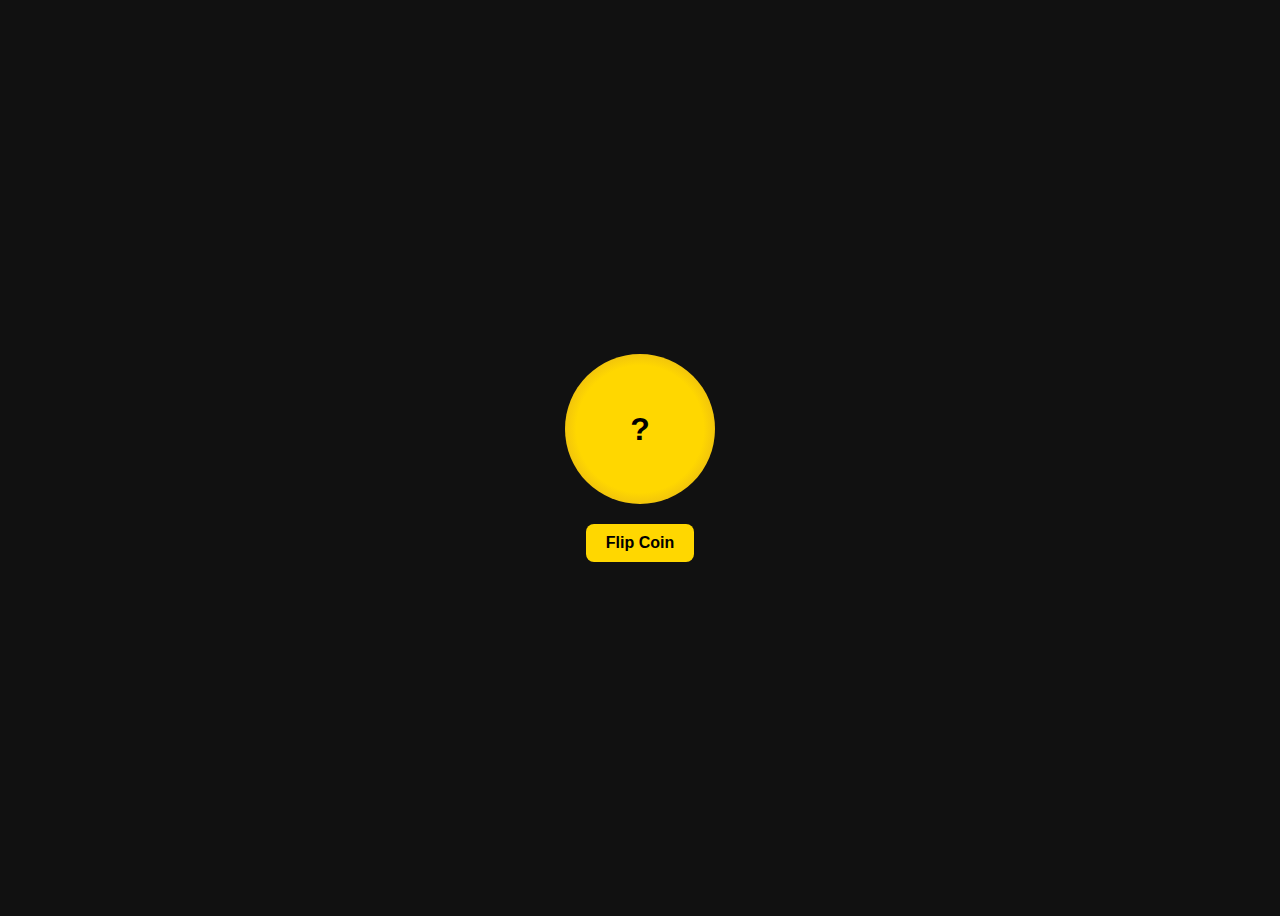
<file: Javascript/Coin Toss Simulator/index.html>
<!DOCTYPE html>
<html lang="en">
<head>
  <meta charset="UTF-8" />
  <meta name="viewport" content="width=device-width, initial-scale=1.0" />
  <title>Coin Flip Animation</title>
  <link rel="stylesheet" href="style.css" />
</head>
<body>
  <div class="coin" id="coin">?</div>
  <button id="flip-btn">Flip Coin</button>

  <script src="script.js"></script>
</body>
</html>
</file>
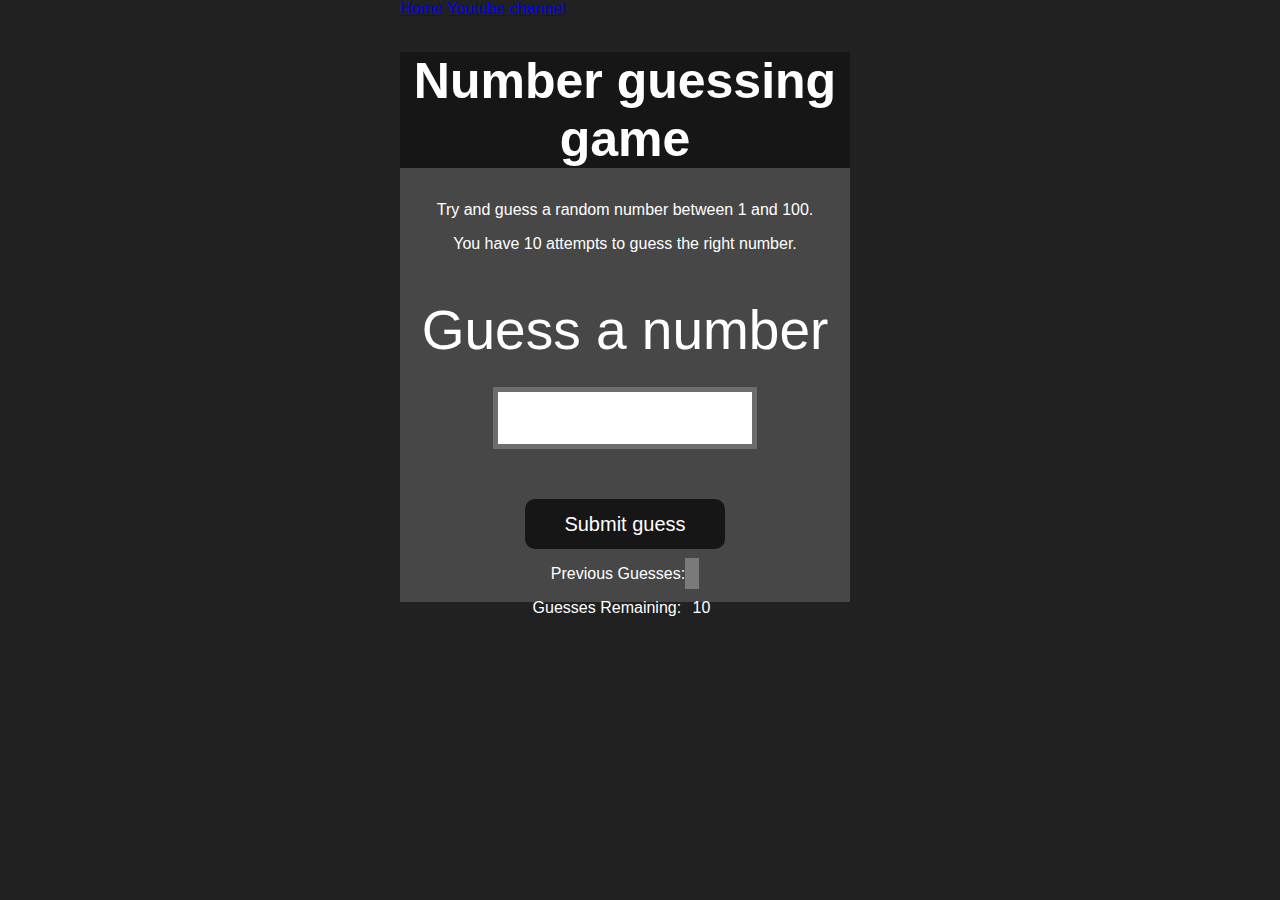
<file: Javascript/GuessingNumber/index.html>
<!DOCTYPE html>
<html lang="en">
<head>
    <meta charset="UTF-8">
    <meta name="viewport" content="width=device-width, initial-scale=1.0">
    <meta http-equiv="X-UA-Compatible" content="ie=edge">
    <title>Number Guessing Game</title>
    <link rel="stylesheet" href="styles.css">
</head>
<body style="background-color:#212121; color:#fff;">
  <nav>
    <a href="/" aria-current="page">Home</a>
    <a target="_blank" href="https://www.youtube.com/@chaiaurcode"
      >Youtube channel</a
    >
  </nav>
    
    <div id="wrapper">
      <h1>Number guessing game</h1>
    <p>Try and guess a random number between 1 and 100.</p>
    <p>You have 10 attempts to guess the right number.</p>
    </br>
        <form class="form">
            <label2 for="guessField" id="guess">Guess a number</label>
            <input type="text" id="guessField" class="guessField">
            <input type="submit" id="subt" value="Submit guess" class="guessSubmit">
        </form>

        <div class="resultParas">
            <p >Previous Guesses: <span class="guesses"></span></p>
            <p >Guesses Remaining: <span class="lastResult">10</span></p>
            <p class="lowOrHi"></p>
        </div>
    </div>
    <script src="script.js"></script>
</body>
</html>
</file>
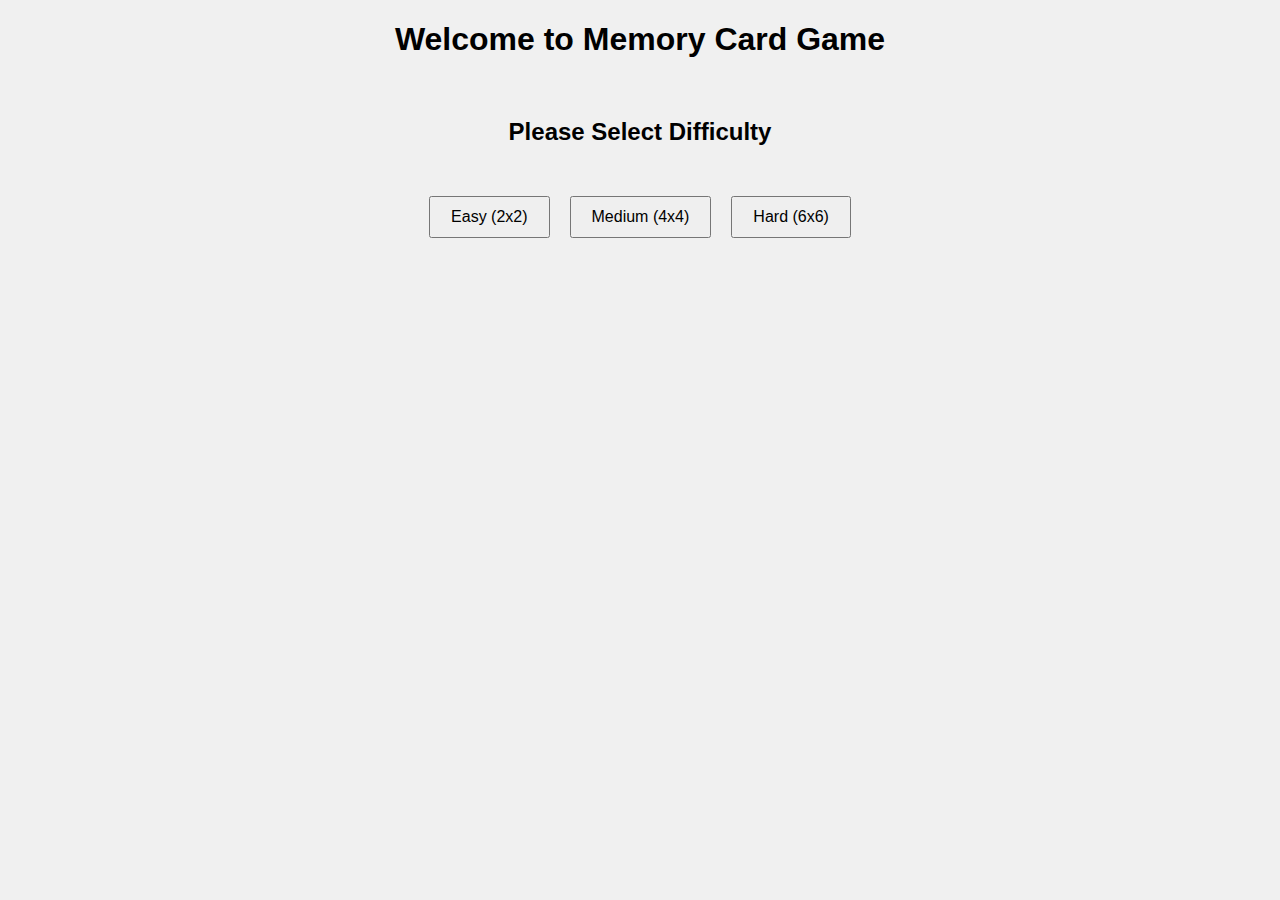
<file: Javascript/Memory Card Game/index.html>
<!DOCTYPE html>
<html lang="en">
  <head>
    <meta charset="UTF-8" />
    <meta name="viewport" content="width=device-width, initial-scale=1.0" />
    <title>Memory Card Game</title>
    <link rel="stylesheet" href="style.css" />
  </head>
  <body>
    <h1>Welcome to Memory Card Game</h1>
    <br />
    <h2>Please Select Difficulty</h2>
    <div class="buttons">
      <button onclick="startGame('easy')">Easy (2x2)</button>
      <button onclick="startGame('medium')">Medium (4x4)</button>
      <button onclick="startGame('hard')">Hard (6x6)</button>
    </div>

    <script>
      function startGame(level) {
        localStorage.setItem("game-level", level);
        window.location.href = "game.html";
      }
    </script>
  </body>
</html>
</file>
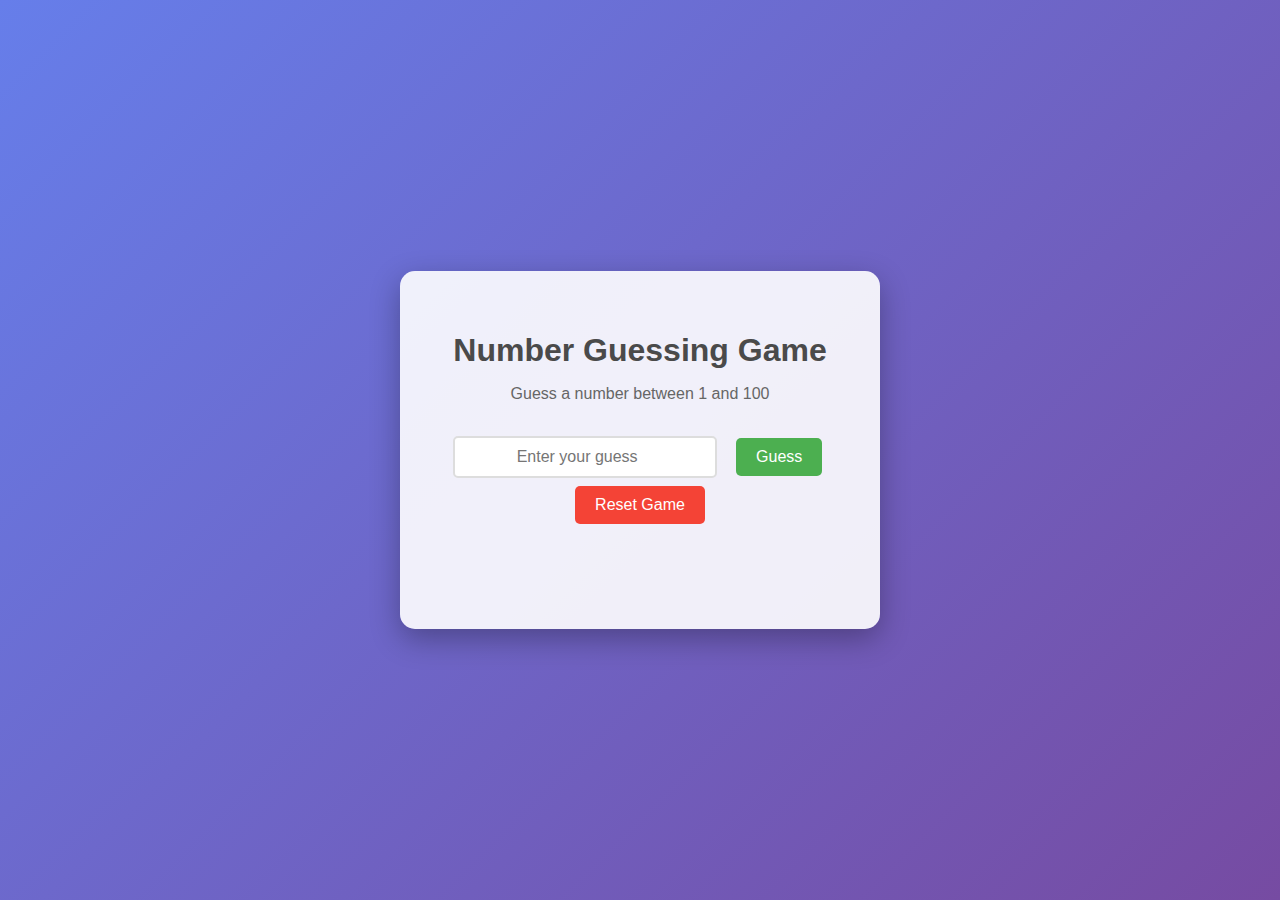
<file: Javascript/NumberGuessingGame/index.html>
<!DOCTYPE html>
<html lang="en">
  <head>
    <meta charset="UTF-8" />
    <meta name="viewport" content="width=device-width, initial-scale=1.0" />
    <title>Number Guessing Game</title>
    <link rel="stylesheet" href="style.css" />
  </head>
  <body>
    <div class="container">
      <h1>Number Guessing Game</h1>
      <p>Guess a number between 1 and 100</p>
      <div class="game-area">
        <input type="number" id="guessInput" min="1" max="100" placeholder="Enter your guess" />
        <button id="guessButton">Guess</button>
        <button id="resetButton">Reset Game</button>
      </div>
      <div id="hint" class="hint"></div>
      <div id="attempts" class="attempts"></div>
    </div>
    <script src="script.js"></script>
  </body>
</html>
</file>
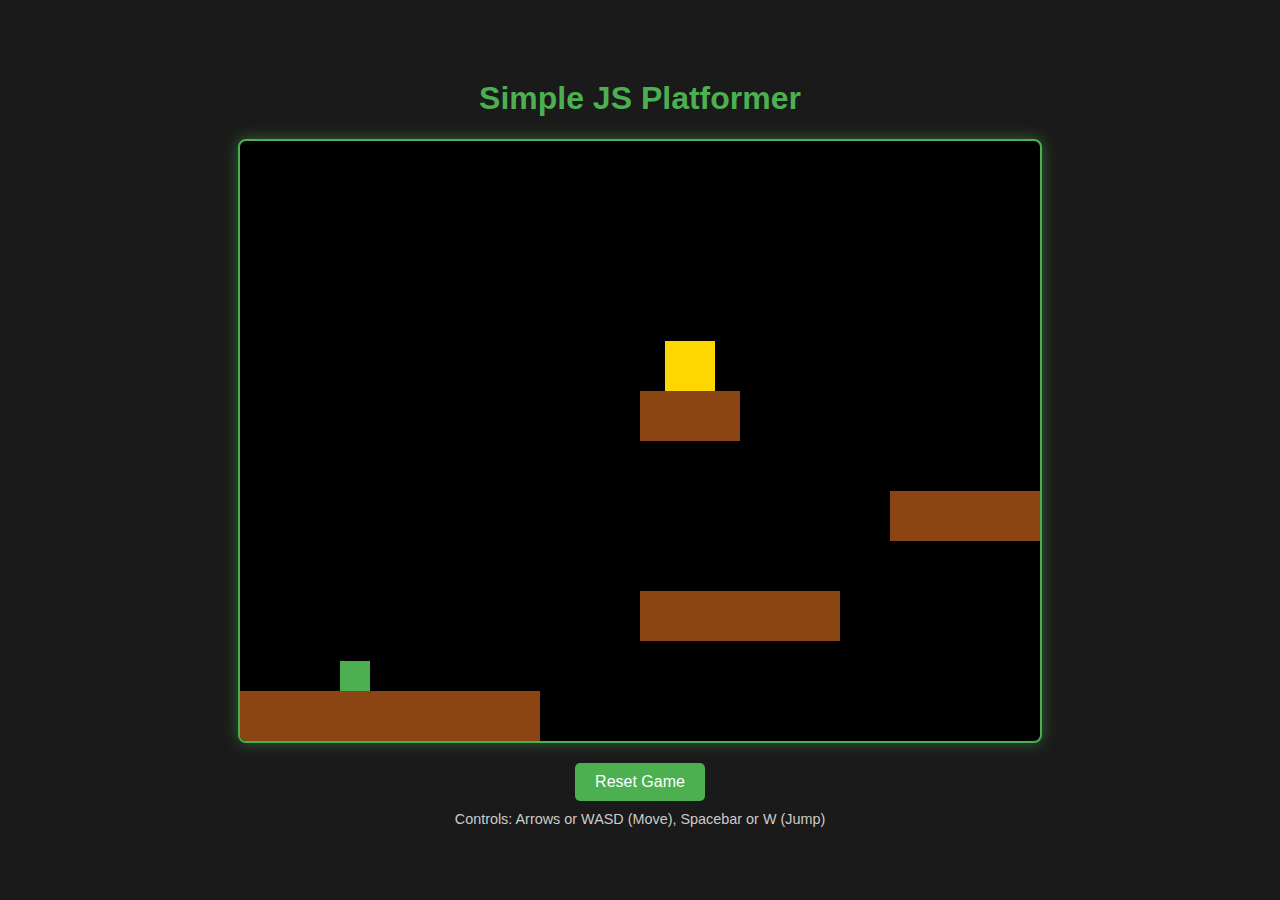
<file: Javascript/SimplePlatformer/index.html>
<!DOCTYPE html>
<html lang="en">
<head>
    <meta charset="UTF-8">
    <meta name="viewport" content="width=device-width, initial-scale=1.0">
    <title>Simple Platformer</title>
    <link rel="stylesheet" href="style.css">
</head>
<body>
    <h1>Simple JS Platformer</h1>
    <canvas id="gameCanvas" width="800" height="600"></canvas>
    <div class="controls">
        <button id="resetButton">Reset Game</button>
        <p>Controls: Arrows or WASD (Move), Spacebar or W (Jump)</p>
    </div>
    <script src="script.js"></script>
</body>
</html>
</file>
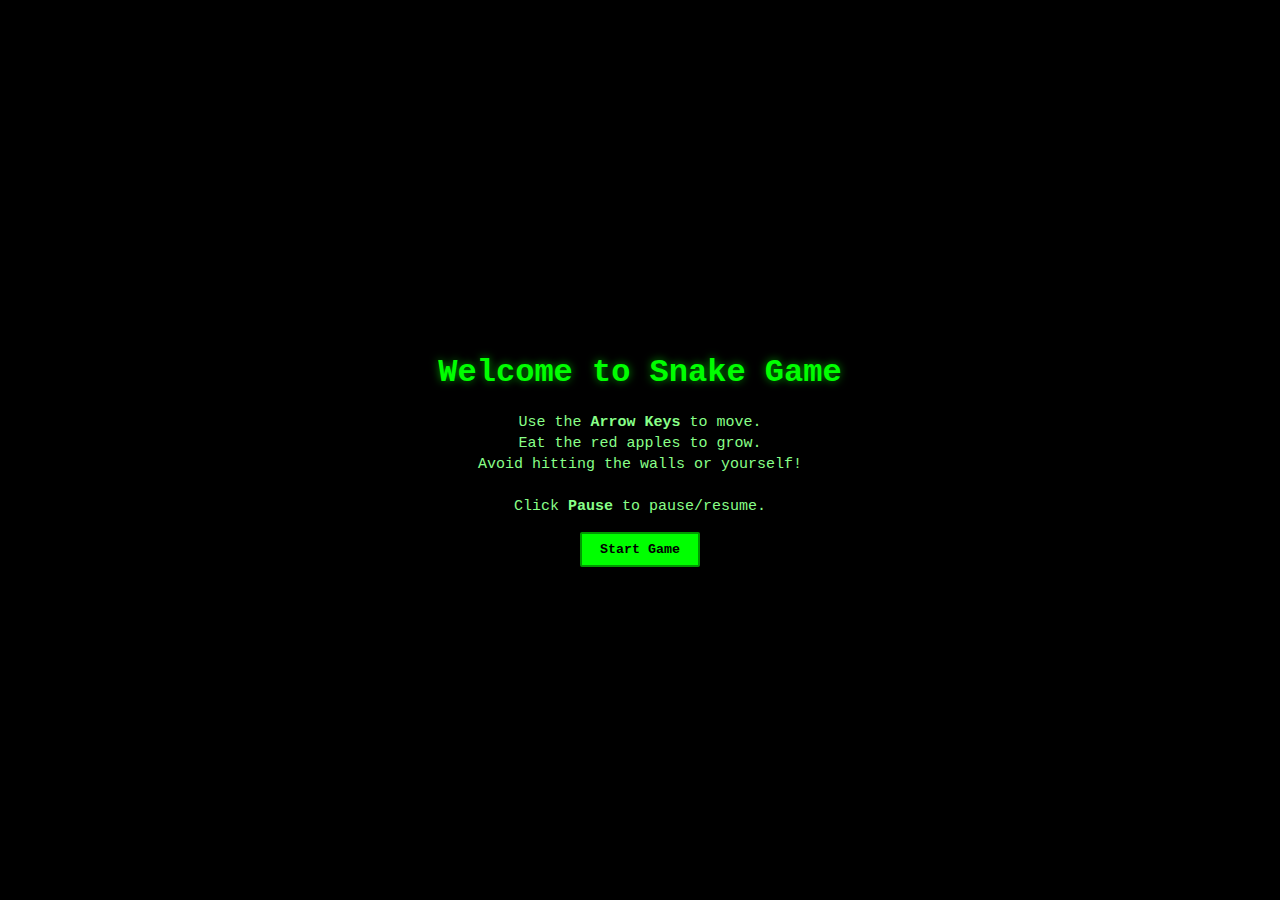
<file: Javascript/Snake Game/index.html>
<!DOCTYPE html>
<html lang="en">
  <head>
    <meta charset="UTF-8" />
    <meta name="viewport" content="width=device-width, initial-scale=1.0" />
    <title>Snake Game</title>
    <link rel="stylesheet" href="style.css" />
  </head>
  <body>
    <div id="welcomescreen" class="screen">
      <h1>Welcome to Snake Game</h1>
      <p>
        Use the <b>Arrow Keys</b> to move.<br />
        Eat the red apples to grow.<br />
        Avoid hitting the walls or yourself!<br /><br />
        Click <b>Pause</b> to pause/resume.
      </p>
      <button id="startbtn">Start Game</button>
    </div>

    <div id="gamescreen" class="screen hidden">
      <div class="topbar">
        <span id="score">Score: 0</span>
        <button id="pausebtn">Pause</button>
      </div>
      <div class="grid" id="grid"></div>
    </div>

    <div id="gameoverscreen" class="screen hidden">
      <h1>Game Over</h1>
      <p id="finalscore">Your score: 0</p>
      <button id="restartbtn">Restart</button>
    </div>

    <script src="script.js"></script>
  </body>
</html>
</file>
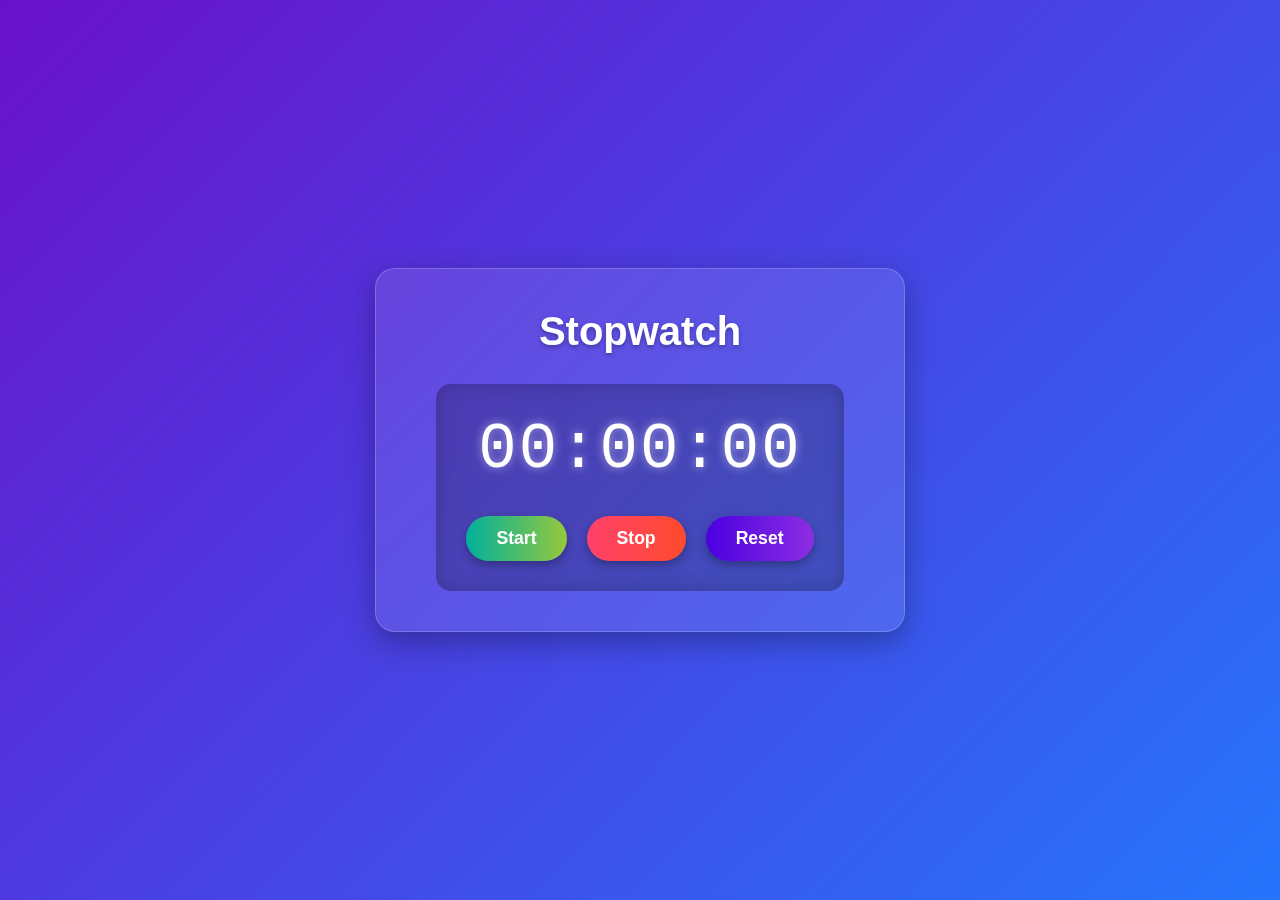
<file: Javascript/Stopwatch App/index.html>
<!DOCTYPE html>
<html lang="en">
<head>
    <meta charset="UTF-8">
    <meta name="viewport" content="width=device-width, initial-scale=1.0">
    <title>Beautiful Stopwatch</title>
    <link rel="stylesheet" href="style.css">
</head>
<body>
    <div class="container">
        <h1>Stopwatch</h1>
        <div class="stopwatch">
            <div class="display">
                <span id="minutes">00</span>:<span id="seconds">00</span>:<span id="milliseconds">00</span>
            </div>
            <div class="controls">
                <button id="startBtn" class="btn start">Start</button>
                <button id="stopBtn" class="btn stop">Stop</button>
                <button id="resetBtn" class="btn reset">Reset</button>
            </div>
        </div>
    </div>
    <script src="script.js"></script>
</body>
</html>
</file>
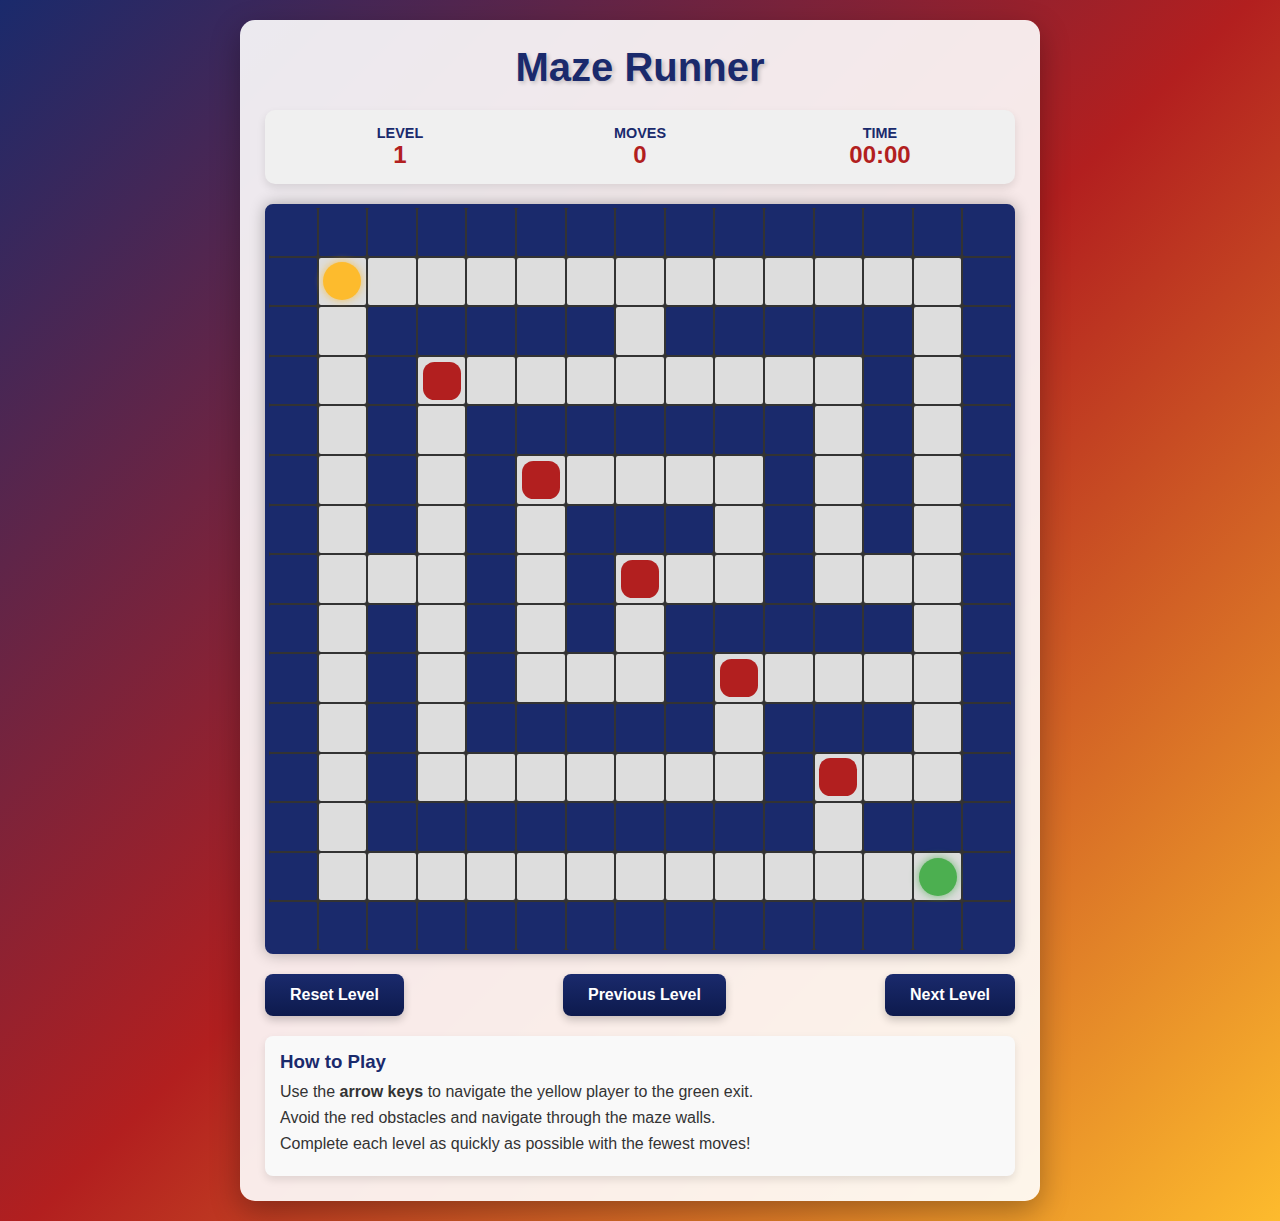
<file: Javascript/MazeRunner/mazerunner.html>
<!DOCTYPE html>
<html lang="en">
<head>
    <meta charset="UTF-8">
    <meta name="viewport" content="width=device-width, initial-scale=1.0">
    <title>Maze Runner</title>
    <style>
        * {
            margin: 0;
            padding: 0;
            box-sizing: border-box;
            font-family: 'Segoe UI', Tahoma, Geneva, Verdana, sans-serif;
        }

        body {
            display: flex;
            justify-content: center;
            align-items: center;
            min-height: 100vh;
            background: linear-gradient(135deg, #1a2a6c, #b21f1f, #fdbb2d);
            padding: 20px;
        }

        .game-container {
            background-color: rgba(255, 255, 255, 0.9);
            border-radius: 15px;
            box-shadow: 0 10px 30px rgba(0, 0, 0, 0.3);
            padding: 25px;
            max-width: 800px;
            width: 100%;
        }

        header {
            text-align: center;
            margin-bottom: 20px;
        }

        h1 {
            color: #1a2a6c;
            font-size: 2.5rem;
            margin-bottom: 10px;
            text-shadow: 2px 2px 4px rgba(0, 0, 0, 0.2);
        }

        .game-info {
            display: flex;
            justify-content: space-between;
            background-color: #f0f0f0;
            padding: 15px;
            border-radius: 10px;
            margin-bottom: 20px;
            box-shadow: 0 4px 8px rgba(0, 0, 0, 0.1);
        }

        .info-item {
            text-align: center;
            flex: 1;
        }

        .info-label {
            font-weight: bold;
            color: #1a2a6c;
            font-size: 0.9rem;
        }

        .info-value {
            font-size: 1.5rem;
            font-weight: bold;
            color: #b21f1f;
        }

        .game-board {
            display: grid;
            grid-template-columns: repeat(15, 1fr);
            grid-template-rows: repeat(15, 1fr);
            gap: 2px;
            width: 100%;
            aspect-ratio: 1 / 1;
            background-color: #333;
            border: 4px solid #1a2a6c;
            border-radius: 8px;
            margin-bottom: 20px;
            box-shadow: 0 0 15px rgba(0, 0, 0, 0.3);
        }

        .cell {
            background-color: #ddd;
            display: flex;
            justify-content: center;
            align-items: center;
            border-radius: 2px;
            transition: background-color 0.2s;
        }

        .wall {
            background-color: #1a2a6c;
        }

        .player {
            background-color: #fdbb2d;
            border-radius: 50%;
            width: 80%;
            height: 80%;
            box-shadow: 0 0 8px rgba(253, 187, 45, 0.8);
            position: relative;
            animation: pulse 1.5s infinite alternate;
        }

        @keyframes pulse {
            from { transform: scale(0.9); }
            to { transform: scale(1.1); }
        }

        .exit {
            background-color: #4CAF50;
            border-radius: 50%;
            width: 80%;
            height: 80%;
            box-shadow: 0 0 10px rgba(76, 175, 80, 0.8);
            animation: glow 2s infinite alternate;
        }

        @keyframes glow {
            from { box-shadow: 0 0 5px rgba(76, 175, 80, 0.8); }
            to { box-shadow: 0 0 15px rgba(76, 175, 80, 1); }
        }

        .obstacle {
            background-color: #b21f1f;
            border-radius: 30%;
            width: 80%;
            height: 80%;
            animation: shake 0.5s infinite alternate;
        }

        @keyframes shake {
            from { transform: translateX(-2px); }
            to { transform: translateX(2px); }
        }

        .controls {
            display: flex;
            justify-content: space-between;
            margin-bottom: 20px;
        }

        button {
            background: linear-gradient(to bottom, #1a2a6c, #0d1a4d);
            color: white;
            border: none;
            padding: 12px 25px;
            border-radius: 8px;
            font-size: 1rem;
            font-weight: bold;
            cursor: pointer;
            transition: all 0.3s;
            box-shadow: 0 4px 8px rgba(0, 0, 0, 0.2);
        }

        button:hover {
            transform: translateY(-3px);
            box-shadow: 0 6px 12px rgba(0, 0, 0, 0.3);
            background: linear-gradient(to bottom, #23378a, #13215e);
        }

        button:active {
            transform: translateY(1px);
            box-shadow: 0 2px 4px rgba(0, 0, 0, 0.2);
        }

        .instructions {
            background-color: #f9f9f9;
            padding: 15px;
            border-radius: 8px;
            margin-top: 20px;
            box-shadow: 0 4px 8px rgba(0, 0, 0, 0.1);
        }

        .instructions h3 {
            color: #1a2a6c;
            margin-bottom: 10px;
        }

        .instructions p {
            margin-bottom: 8px;
            color: #333;
        }

        .level-complete {
            position: fixed;
            top: 0;
            left: 0;
            width: 100%;
            height: 100%;
            background-color: rgba(0, 0, 0, 0.8);
            display: flex;
            justify-content: center;
            align-items: center;
            z-index: 100;
            opacity: 0;
            pointer-events: none;
            transition: opacity 0.5s;
        }

        .level-complete.active {
            opacity: 1;
            pointer-events: all;
        }

        .message-box {
            background: linear-gradient(135deg, #4CAF50, #2E7D32);
            color: white;
            padding: 30px;
            border-radius: 15px;
            text-align: center;
            max-width: 400px;
            width: 90%;
            box-shadow: 0 10px 30px rgba(0, 0, 0, 0.5);
        }

        .message-box h2 {
            font-size: 2.5rem;
            margin-bottom: 15px;
        }

        .message-box p {
            font-size: 1.2rem;
            margin-bottom: 20px;
        }

        @media (max-width: 600px) {
            .game-info {
                flex-direction: column;
                gap: 10px;
            }
            
            .controls {
                flex-direction: column;
                gap: 10px;
            }
            
            button {
                width: 100%;
            }
        }
    </style>
</head>
<body>
    <div class="game-container">
        <header>
            <h1>Maze Runner</h1>
        </header>
        
        <div class="game-info">
            <div class="info-item">
                <div class="info-label">LEVEL</div>
                <div class="info-value" id="level">1</div>
            </div>
            <div class="info-item">
                <div class="info-label">MOVES</div>
                <div class="info-value" id="moves">0</div>
            </div>
            <div class="info-item">
                <div class="info-label">TIME</div>
                <div class="info-value" id="timer">00:00</div>
            </div>
        </div>
        
        <div class="game-board" id="maze"></div>
        
        <div class="controls">
            <button id="reset">Reset Level</button>
            <button id="prev-level">Previous Level</button>
            <button id="next-level">Next Level</button>
        </div>
        
        <div class="instructions">
            <h3>How to Play</h3>
            <p>Use the <strong>arrow keys</strong> to navigate the yellow player to the green exit.</p>
            <p>Avoid the red obstacles and navigate through the maze walls.</p>
            <p>Complete each level as quickly as possible with the fewest moves!</p>
        </div>
    </div>
    
    <div class="level-complete" id="levelComplete">
        <div class="message-box">
            <h2>Level Complete!</h2>
            <p id="completionStats">You completed the level in 0 moves and 0:00!</p>
            <button id="continue">Continue to Next Level</button>
        </div>
    </div>

    <script>
        // Game state
        const gameState = {
            level: 1,
            moves: 0,
            timer: 0,
            timerInterval: null,
            playerPosition: { x: 1, y: 1 },
            exitPosition: { x: 13, y: 13 },
            maze: [],
            obstacles: [],
            isGameActive: true
        };

        // Maze layouts for different levels
        const mazeLayouts = [
            // Level 1 - Simple maze
            [
                [1,1,1,1,1,1,1,1,1,1,1,1,1,1,1],
                [1,0,0,0,0,0,0,0,0,0,0,0,0,0,1],
                [1,0,1,1,1,1,1,0,1,1,1,1,1,0,1],
                [1,0,1,0,0,0,0,0,0,0,0,0,1,0,1],
                [1,0,1,0,1,1,1,1,1,1,1,0,1,0,1],
                [1,0,1,0,1,0,0,0,0,0,1,0,1,0,1],
                [1,0,1,0,1,0,1,1,1,0,1,0,1,0,1],
                [1,0,0,0,1,0,1,0,0,0,1,0,0,0,1],
                [1,0,1,0,1,0,1,0,1,1,1,1,1,0,1],
                [1,0,1,0,1,0,0,0,1,0,0,0,0,0,1],
                [1,0,1,0,1,1,1,1,1,0,1,1,1,0,1],
                [1,0,1,0,0,0,0,0,0,0,1,0,0,0,1],
                [1,0,1,1,1,1,1,1,1,1,1,0,1,1,1],
                [1,0,0,0,0,0,0,0,0,0,0,0,0,0,1],
                [1,1,1,1,1,1,1,1,1,1,1,1,1,1,1]
            ],
            // Level 2 - More complex maze
            [
                [1,1,1,1,1,1,1,1,1,1,1,1,1,1,1],
                [1,0,0,0,1,0,0,0,0,0,1,0,0,0,1],
                [1,1,1,0,1,0,1,1,1,0,1,0,1,0,1],
                [1,0,0,0,0,0,1,0,0,0,1,0,1,0,1],
                [1,0,1,1,1,1,1,0,1,1,1,0,1,0,1],
                [1,0,0,0,0,0,0,0,1,0,0,0,1,0,1],
                [1,1,1,1,1,1,1,1,1,0,1,1,1,0,1],
                [1,0,0,0,0,0,0,0,0,0,1,0,0,0,1],
                [1,0,1,1,1,1,1,1,1,1,1,0,1,1,1],
                [1,0,1,0,0,0,0,0,0,0,0,0,0,0,1],
                [1,0,1,0,1,1,1,1,1,1,1,1,1,0,1],
                [1,0,1,0,0,0,1,0,0,0,0,0,1,0,1],
                [1,0,1,1,1,0,1,0,1,1,1,0,1,0,1],
                [1,0,0,0,0,0,0,0,1,0,0,0,0,0,1],
                [1,1,1,1,1,1,1,1,1,1,1,1,1,1,1]
            ],
            // Level 3 - Even more complex
            [
                [1,1,1,1,1,1,1,1,1,1,1,1,1,1,1],
                [1,0,0,0,0,0,1,0,0,0,0,0,0,0,1],
                [1,0,1,1,1,0,1,0,1,1,1,1,1,0,1],
                [1,0,1,0,0,0,1,0,0,0,0,0,1,0,1],
                [1,0,1,0,1,1,1,1,1,1,1,0,1,0,1],
                [1,0,1,0,0,0,0,0,0,0,1,0,1,0,1],
                [1,0,1,1,1,1,1,1,1,0,1,0,1,0,1],
                [1,0,0,0,0,0,0,0,1,0,1,0,1,0,1],
                [1,1,1,1,1,1,1,0,1,0,1,0,1,0,1],
                [1,0,0,0,0,0,0,0,1,0,0,0,1,0,1],
                [1,0,1,1,1,1,1,1,1,1,1,1,1,0,1],
                [1,0,1,0,0,0,0,0,0,0,0,0,0,0,1],
                [1,0,1,0,1,1,1,1,1,1,1,1,1,1,1],
                [1,0,0,0,0,0,0,0,0,0,0,0,0,0,1],
                [1,1,1,1,1,1,1,1,1,1,1,1,1,1,1]
            ]
        ];

        // Obstacle positions for each level
        const obstaclePositions = [
            // Level 1 obstacles
            [
                { x: 3, y: 3 }, { x: 5, y: 5 }, { x: 7, y: 7 }, 
                { x: 9, y: 9 }, { x: 11, y: 11 }
            ],
            // Level 2 obstacles
            [
                { x: 2, y: 2 }, { x: 4, y: 4 }, { x: 6, y: 6 }, 
                { x: 8, y: 8 }, { x: 10, y: 10 }, { x: 12, y: 12 }
            ],
            // Level 3 obstacles
            [
                { x: 2, y: 3 }, { x: 4, y: 5 }, { x: 6, y: 7 }, 
                { x: 8, y: 9 }, { x: 10, y: 11 }, { x: 12, y: 13 },
                { x: 3, y: 12 }, { x: 5, y: 10 }, { x: 7, y: 8 }
            ]
        ];

        // DOM Elements
        const mazeElement = document.getElementById('maze');
        const levelElement = document.getElementById('level');
        const movesElement = document.getElementById('moves');
        const timerElement = document.getElementById('timer');
        const resetButton = document.getElementById('reset');
        const prevLevelButton = document.getElementById('prev-level');
        const nextLevelButton = document.getElementById('next-level');
        const levelCompleteElement = document.getElementById('levelComplete');
        const completionStatsElement = document.getElementById('completionStats');
        const continueButton = document.getElementById('continue');

        // Initialize the game
        function initGame() {
            loadLevel(gameState.level);
            startTimer();
            renderMaze();
            
            // Add event listeners
            document.addEventListener('keydown', handleKeyPress);
            resetButton.addEventListener('click', resetLevel);
            prevLevelButton.addEventListener('click', previousLevel);
            nextLevelButton.addEventListener('click', nextLevel);
            continueButton.addEventListener('click', hideLevelComplete);
        }

        // Load a specific level
        function loadLevel(level) {
            gameState.level = level;
            gameState.moves = 0;
            gameState.timer = 0;
            gameState.isGameActive = true;
            
            // Set player and exit positions based on level
            if (level === 1) {
                gameState.playerPosition = { x: 1, y: 1 };
                gameState.exitPosition = { x: 13, y: 13 };
            } else if (level === 2) {
                gameState.playerPosition = { x: 1, y: 1 };
                gameState.exitPosition = { x: 13, y: 13 };
            } else if (level === 3) {
                gameState.playerPosition = { x: 1, y: 1 };
                gameState.exitPosition = { x: 13, y: 13 };
            }
            
            // Load maze and obstacles
            gameState.maze = JSON.parse(JSON.stringify(mazeLayouts[level - 1]));
            gameState.obstacles = JSON.parse(JSON.stringify(obstaclePositions[level - 1]));
            
            // Update UI
            levelElement.textContent = level;
            movesElement.textContent = gameState.moves;
            timerElement.textContent = formatTime(gameState.timer);
            
            // Reset timer
            if (gameState.timerInterval) {
                clearInterval(gameState.timerInterval);
            }
        }

        // Render the maze
        function renderMaze() {
            mazeElement.innerHTML = '';
            
            for (let y = 0; y < 15; y++) {
                for (let x = 0; x < 15; x++) {
                    const cell = document.createElement('div');
                    cell.className = 'cell';
                    
                    // Check if it's a wall
                    if (gameState.maze[y][x] === 1) {
                        cell.classList.add('wall');
                    }
                    
                    // Check if it's the player
                    if (x === gameState.playerPosition.x && y === gameState.playerPosition.y) {
                        const player = document.createElement('div');
                        player.className = 'player';
                        cell.appendChild(player);
                    }
                    
                    // Check if it's the exit
                    if (x === gameState.exitPosition.x && y === gameState.exitPosition.y) {
                        const exit = document.createElement('div');
                        exit.className = 'exit';
                        cell.appendChild(exit);
                    }
                    
                    // Check if it's an obstacle
                    const isObstacle = gameState.obstacles.some(obs => obs.x === x && obs.y === y);
                    if (isObstacle) {
                        const obstacle = document.createElement('div');
                        obstacle.className = 'obstacle';
                        cell.appendChild(obstacle);
                    }
                    
                    mazeElement.appendChild(cell);
                }
            }
        }

        // Handle keyboard input
        function handleKeyPress(e) {
            if (!gameState.isGameActive) return;
            
            let newX = gameState.playerPosition.x;
            let newY = gameState.playerPosition.y;
            
            switch(e.key) {
                case 'ArrowUp':
                    newY--;
                    break;
                case 'ArrowDown':
                    newY++;
                    break;
                case 'ArrowLeft':
                    newX--;
                    break;
                case 'ArrowRight':
                    newX++;
                    break;
                default:
                    return; // Ignore other keys
            }
            
            // Check if move is valid
            if (isValidMove(newX, newY)) {
                // Update player position
                gameState.playerPosition.x = newX;
                gameState.playerPosition.y = newY;
                gameState.moves++;
                movesElement.textContent = gameState.moves;
                
                // Check if player reached the exit
                if (newX === gameState.exitPosition.x && newY === gameState.exitPosition.y) {
                    levelComplete();
                }
                
                // Re-render the maze
                renderMaze();
            }
        }

        // Check if a move is valid
        function isValidMove(x, y) {
            // Check if out of bounds
            if (x < 0 || x >= 15 || y < 0 || y >= 15) {
                return false;
            }
            
            // Check if it's a wall
            if (gameState.maze[y][x] === 1) {
                return false;
            }
            
            // Check if it's an obstacle
            const isObstacle = gameState.obstacles.some(obs => obs.x === x && obs.y === y);
            if (isObstacle) {
                return false;
            }
            
            return true;
        }

        // Start the timer
        function startTimer() {
            gameState.timerInterval = setInterval(() => {
                if (gameState.isGameActive) {
                    gameState.timer++;
                    timerElement.textContent = formatTime(gameState.timer);
                }
            }, 1000);
        }

        // Format time as MM:SS
        function formatTime(seconds) {
            const mins = Math.floor(seconds / 60);
            const secs = seconds % 60;
            return `${mins.toString().padStart(2, '0')}:${secs.toString().padStart(2, '0')}`;
        }

        // Reset the current level
        function resetLevel() {
            loadLevel(gameState.level);
            renderMaze();
        }

        // Go to the previous level
        function previousLevel() {
            if (gameState.level > 1) {
                loadLevel(gameState.level - 1);
                renderMaze();
            }
        }

        // Go to the next level
        function nextLevel() {
            if (gameState.level < mazeLayouts.length) {
                loadLevel(gameState.level + 1);
                renderMaze();
            }
        }

        // Handle level completion
        function levelComplete() {
            gameState.isGameActive = false;
            clearInterval(gameState.timerInterval);
            
            // Update completion stats
            completionStatsElement.textContent = 
                `You completed the level in ${gameState.moves} moves and ${formatTime(gameState.timer)}!`;
            
            // Show level complete screen
            levelCompleteElement.classList.add('active');
        }

        // Hide level complete screen
        function hideLevelComplete() {
            levelCompleteElement.classList.remove('active');
            
            // If there's a next level, load it
            if (gameState.level < mazeLayouts.length) {
                nextLevel();
            } else {
                // Game completed
                alert('Congratulations! You completed all levels!');
                loadLevel(1);
            }
        }

        // Initialize the game when the page loads
        window.addEventListener('load', initGame);
    </script>
</body>
</html>
</file>
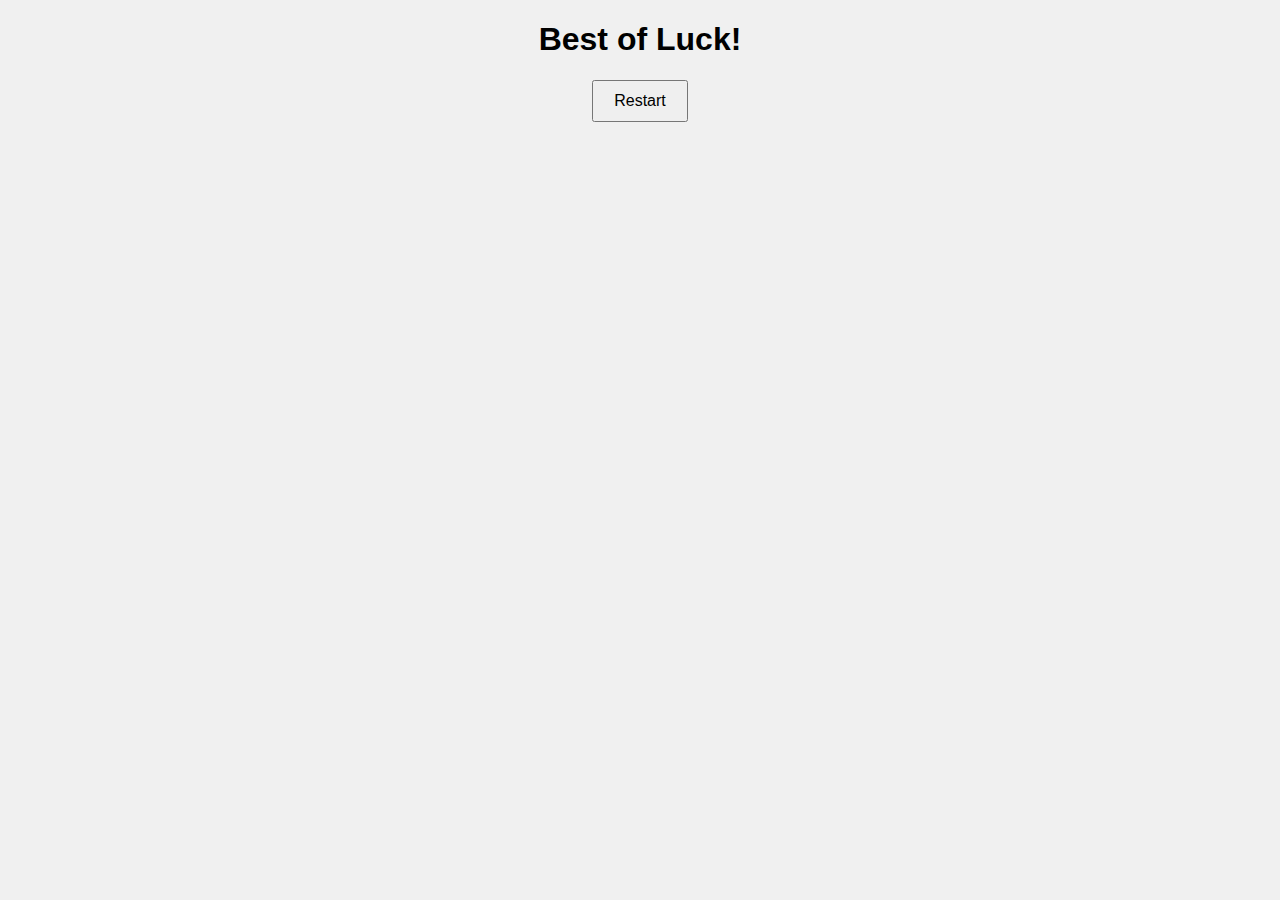
<file: Javascript/Memory Card Game/game.html>
<!DOCTYPE html>
<html lang="en">
  <head>
    <meta charset="UTF-8" />
    <meta name="viewport" content="width=device-width, initial-scale=1.0" />
    <title>Memory Card Game</title>
    <link rel="stylesheet" href="style.css" />
  </head>
  <body>
    <h1>Best of Luck!</h1>
    <button onclick="restartGame()">Restart</button>
    <div class="game-board" id="game-board"></div>
    <div
      id="win-message"
      style="display: none; margin-top: 20px; font-size: 1.5rem; color: green"
    >
      🎉 You matched all the pairs! Great job!
    </div>
    <script src="script.js"></script>
  </body>
</html>
</file>
<file: Javascript/Coin Toss Simulator/style.css>
body {
  display: flex;
  justify-content: center;
  align-items: center;
  height: 100vh;
  background: #111;
  color: white;
  font-family: Arial, sans-serif;
  flex-direction: column;
}

.coin {
  width: 150px;
  height: 150px;
  border-radius: 50%;
  background: radial-gradient(circle, gold 60%, goldenrod 90%);
  display: flex;
  justify-content: center;
  align-items: center;
  font-size: 2rem;
  font-weight: bold;
  color: black;
  perspective: 1000px;
  transform-style: preserve-3d;
}

.coin.flipping {
  animation: flip 1s ease-in-out;
}

@keyframes flip {
  0% { transform: rotateY(0); }
  50% { transform: rotateY(720deg); }
  100% { transform: rotateY(1440deg); }
}

button {
  margin-top: 20px;
  padding: 10px 20px;
  font-size: 1rem;
  background: gold;
  border: none;
  border-radius: 8px;
  cursor: pointer;
  font-weight: bold;
}

button:hover {
  background: goldenrod;
}
</file>
<file: Javascript/GuessingNumber/styles.css>
html {
    font-family: sans-serif;
  }
  
  body {
    width: 300px;
    max-width: 750px;
    min-width: 480px;
    margin: 0 auto;
    background-color: #212121;
  }
  
  .lastResult {
    color: white;
    padding: 7px;
  }
  
  .guesses {
    color: white;
    padding: 7px;
  }
  
  button {
    background-color: #141414;
    color: #fff;
    width: 250px;
    height: 50px;
    border-radius: 25px;
    font-size: 30px;
    border-style: none;
    margin-top: 30px;
    /* margin-left: 50px; */
  }
  
  #subt {
    background-color: #161616;
    color: #ffffff;
    width: 200px;
    height: 50px;
    border-radius: 10px;
    font-size: 20px;
    border-style: none;
    margin-top: 50px;
    /* margin-left: 75px; */
  }
  
  #guessField {
    color: #000;
    width: 250px;
    height: 50px;
    font-size: 30px;
    border-style: none;
    margin-top: 25px;
  
    /* margin-left: 50px; */
    border: 5px solid #6c6d6d;
    text-align: center;
  }
  
  #guess {
    font-size: 55px;
    /* margin-left: 90px; */
    margin-top: 120px;
    color: #fff;
  }
  
  .guesses {
    background-color: #7a7a7a;
  }
  
  #wrapper {
    box-sizing: border-box;
    text-align: center;
    width: 450px;
    height: 550px;
    background-color: #474747;
    color: #fff;
    font-size: 25px;
  }
  
  h1 {
    background-color: #161616;
  
    color: #fff;
    text-align: center;
  }
  
  p {
    font-size: 16px;
    text-align: center;
  }
</file>
<file: Javascript/Memory Card Game/style.css>
body {
  font-family: sans-serif;
  text-align: center;
  background-color: #f0f0f0;
}

.buttons {
  display: flex;
  justify-content: center;
  gap: 20px;
  margin-top: 50px;
}

button {
  padding: 10px 20px;
  font-size: 1rem;
  cursor: pointer;
}

.game-board {
  display: grid;
  grid-gap: 10px;
  justify-content: center;
  margin-top: 20px;
}

.card {
  width: 100px;
  height: 100px;
  background-color: greenyellow;
  color: white;
  font-size: 2rem;
  display: flex;
  align-items: center;
  justify-content: center;
  cursor: pointer;
  border-radius: 8px;
  user-select: none;
  transition: background-color 0.3s, color 0.3s;
  border: 2px solid red;
}

.card-img {
  width: 80%;
  height: 80%;
  object-fit: contain;
  pointer-events: none;
  border: none;
}

.card.checked {
  background-color: #fff;
  color: #333;
}
</file>
<file: Javascript/NumberGuessingGame/style.css>
body {
  font-family: "Arial", sans-serif;
  background: linear-gradient(135deg, #667eea 0%, #764ba2 100%);
  margin: 0;
  padding: 0;
  display: flex;
  justify-content: center;
  align-items: center;
  height: 100vh;
  color: #333;
}

.container {
  background: rgba(255, 255, 255, 0.9);
  padding: 40px;
  border-radius: 15px;
  box-shadow: 0 10px 30px rgba(0, 0, 0, 0.3);
  text-align: center;
  max-width: 400px;
  width: 100%;
}

h1 {
  margin-bottom: 10px;
  color: #4a4a4a;
}

p {
  margin-bottom: 30px;
  color: #666;
}

.game-area {
  margin-bottom: 20px;
}

input {
  padding: 10px;
  font-size: 16px;
  border: 2px solid #ddd;
  border-radius: 5px;
  width: 60%;
  margin-right: 10px;
  text-align: center;
}

button {
  padding: 10px 20px;
  font-size: 16px;
  border: none;
  border-radius: 5px;
  cursor: pointer;
  transition: background-color 0.3s;
  margin: 5px;
}

#guessButton {
  background-color: #4caf50;
  color: white;
}

#guessButton:hover {
  background-color: #45a049;
}

#resetButton {
  background-color: #f44336;
  color: white;
}

#resetButton:hover {
  background-color: #da190b;
}

.hint {
  margin-top: 20px;
  font-size: 18px;
  font-weight: bold;
  min-height: 30px;
}

.attempts {
  margin-top: 10px;
  font-size: 14px;
  color: #666;
}
</file>
<file: Javascript/SimplePlatformer/style.css>
body {
    font-family: Arial, sans-serif;
    display: flex;
    flex-direction: column;
    justify-content: center;
    align-items: center;
    min-height: 100vh;
    background-color: #1a1a1a;
    color: #fff;
    margin: 0;
}

h1 {
    font-size: 2rem;
    color: #4CAF50;
}

canvas {
    background-color: #000;
    border: 2px solid #4CAF50;
    border-radius: 8px;
    box-shadow: 0 0 15px rgba(76, 175, 80, 0.5);
}

.controls {
    text-align: center;
    margin-top: 20px;
}

#resetButton {
    background-color: #4CAF50;
    color: white;
    border: none;
    padding: 10px 20px;
    font-size: 16px;
    border-radius: 5px;
    cursor: pointer;
    transition: background-color 0.3s;
}

#resetButton:hover {
    background-color: #45a049;
}

p {
    margin-top: 10px;
    font-size: 0.9rem;
    color: #ccc;
}
</file>
<file: Javascript/Snake Game/style.css>
body {
  background-color: #000;
  color: #0f0;
  font-family: "Courier New", monospace;
  display: flex;
  justify-content: center;
  align-items: center;
  height: 100vh;
  margin: 0;
}

.screen {
  text-align: center;
}

.hidden {
  display: none;
}

.grid {
  width: 400px;
  height: 400px;
  display: grid;
  grid-template-columns: repeat(10, 1fr);
  grid-template-rows: repeat(10, 1fr);
  background-color: #111;
  border: 3px solid #0f0;
  margin: 20px auto;
  box-shadow: 0 0 0 3px #030, inset 0 0 10px #030;
}

.snake {
  background-color: #0f0;
  border: 1px solid #090;
  box-sizing: border-box;
}

.apple {
  background-color: #f00;
  border: 1px solid #800;
  box-sizing: border-box;
}

.topbar {
  display: flex;
  justify-content: space-between;
  align-items: center;
  width: 400px;
  margin: 0 auto;
  font-size: 16px;
  color: #0f0;
}

button {
  background-color: #0f0;
  color: #000;
  border: 2px solid #090;
  font-family: "Courier New", monospace;
  font-weight: bold;
  padding: 8px 18px;
  cursor: pointer;
  border-radius: 2px;
  transition: background-color 0.1s, color 0.1s;
}

button:hover {
  background-color: #9f9;
  color: #000;
}

h1 {
  color: #0f0;
  text-shadow: 0 0 8px #090;
}

p {
  color: #8f8;
  font-size: 15px;
  line-height: 1.4;
}

#finalscore {
  color: #f66;
  font-weight: bold;
  margin-top: 10px;
}
</file>
<file: Javascript/Stopwatch App/style.css>
* {
    margin: 0;
    padding: 0;
    box-sizing: border-box;
}

body {
    font-family: 'Segoe UI', Tahoma, Geneva, Verdana, sans-serif;
    background: linear-gradient(135deg, #6a11cb 0%, #2575fc 100%);
    min-height: 100vh;
    display: flex;
    justify-content: center;
    align-items: center;
    color: white;
}

.container {
    text-align: center;
    background: rgba(255, 255, 255, 0.1);
    backdrop-filter: blur(10px);
    border-radius: 20px;
    padding: 40px 60px;
    box-shadow: 0 10px 30px rgba(0, 0, 0, 0.3);
    border: 1px solid rgba(255, 255, 255, 0.2);
}

h1 {
    margin-bottom: 30px;
    font-size: 2.5rem;
    text-shadow: 0 2px 4px rgba(0, 0, 0, 0.3);
}

.stopwatch {
    background: rgba(0, 0, 0, 0.2);
    border-radius: 15px;
    padding: 30px;
    box-shadow: inset 0 0 20px rgba(0, 0, 0, 0.2);
}

.display {
    font-size: 4rem;
    font-weight: 300;
    margin-bottom: 30px;
    font-family: 'Courier New', monospace;
    text-shadow: 0 0 10px rgba(255, 255, 255, 0.5);
    letter-spacing: 2px;
}

.controls {
    display: flex;
    justify-content: center;
    gap: 20px;
}

.btn {
    padding: 12px 30px;
    font-size: 1.1rem;
    border: none;
    border-radius: 50px;
    cursor: pointer;
    transition: all 0.3s ease;
    font-weight: 600;
    box-shadow: 0 4px 10px rgba(0, 0, 0, 0.3);
    outline: none;
}

.btn:hover {
    transform: translateY(-3px);
    box-shadow: 0 6px 15px rgba(0, 0, 0, 0.4);
}

.btn:active {
    transform: translateY(1px);
}

.start {
    background: linear-gradient(to right, #00b09b, #96c93d);
    color: white;
}

.stop {
    background: linear-gradient(to right, #ff416c, #ff4b2b);
    color: white;
}

.reset {
    background: linear-gradient(to right, #4A00E0, #8E2DE2);
    color: white;
}

.btn:disabled {
    opacity: 0.6;
    cursor: not-allowed;
    transform: none;
}

.btn:disabled:hover {
    transform: none;
    box-shadow: 0 4px 10px rgba(0, 0, 0, 0.3);
}
</file>
